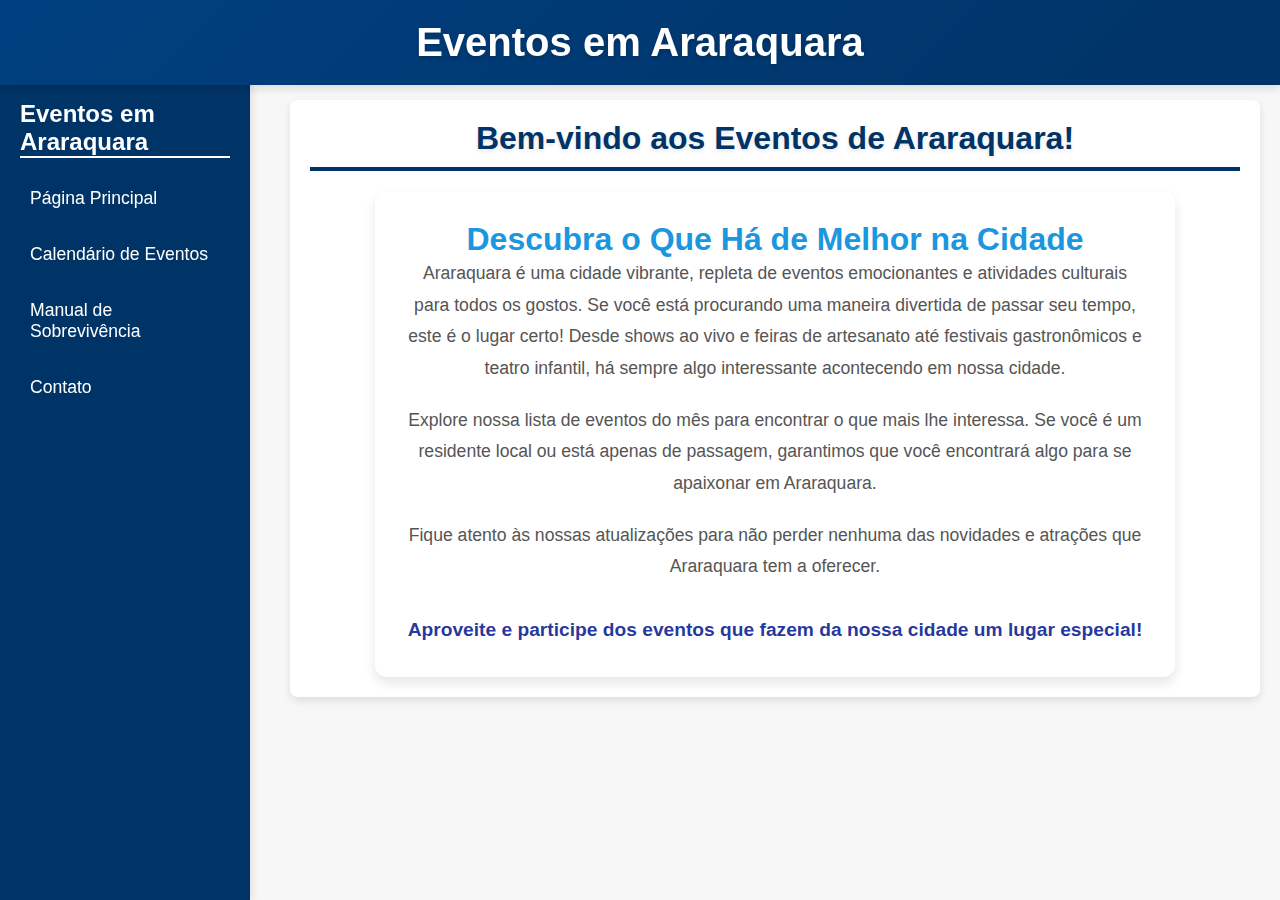
<file: eventos/index.html>
<!DOCTYPE html>
<html lang="pt-BR">
<head>
    <meta charset="UTF-8">
    <meta name="viewport" content="width=device-width, initial-scale=1.0">
    <title>Eventos em Araraquara - Página Principal</title>
    <link rel="stylesheet" href="./css/styles.css">
    <link rel="stylesheet" href="./css/inicio.css">

</head>
    <header>
    
        <h1>Eventos em Araraquara</h1>
    </header>
    <div class="container">
        <aside class="sidebar">
            <h2>Eventos em Araraquara</h2>
            <nav>
                <ul>
                    <li><a href="index.html">Página Principal</a></li>
                    <li><a href="calendario.html">Calendário de Eventos</a></li>
                    <li><a href="categorias.html">Manual de Sobrevivência</a></li>
                    <li><a href="contato.html">Contato</a></li>
                </ul>
            </nav>
        </aside>
        </head>

 <body>
        <main class="main-content">
            <h1 id="TESTE">Bem-vindo aos Eventos de Araraquara!</h1>

    <div class="intro">
        <h2>Descubra o Que Há de Melhor na Cidade</h2>
        <p>Araraquara é uma cidade vibrante, repleta de eventos emocionantes e atividades culturais para todos os gostos. Se você está procurando uma maneira divertida de passar seu tempo, este é o lugar certo! Desde shows ao vivo e feiras de artesanato até festivais gastronômicos e teatro infantil, há sempre algo interessante acontecendo em nossa cidade.</p>
        <p>Explore nossa lista de eventos do mês para encontrar o que mais lhe interessa. Se você é um residente local ou está apenas de passagem, garantimos que você encontrará algo para se apaixonar em Araraquara.</p>
        <p>Fique atento às nossas atualizações para não perder nenhuma das novidades e atrações que Araraquara tem a oferecer.</p>
        <p class="cta">Aproveite e participe dos eventos que fazem da nossa cidade um lugar especial!</p>
    </div>

    <div class="event-list">
        <!-- Eventos serão listados aqui -->
    </div>

</body>
</html>
</file>
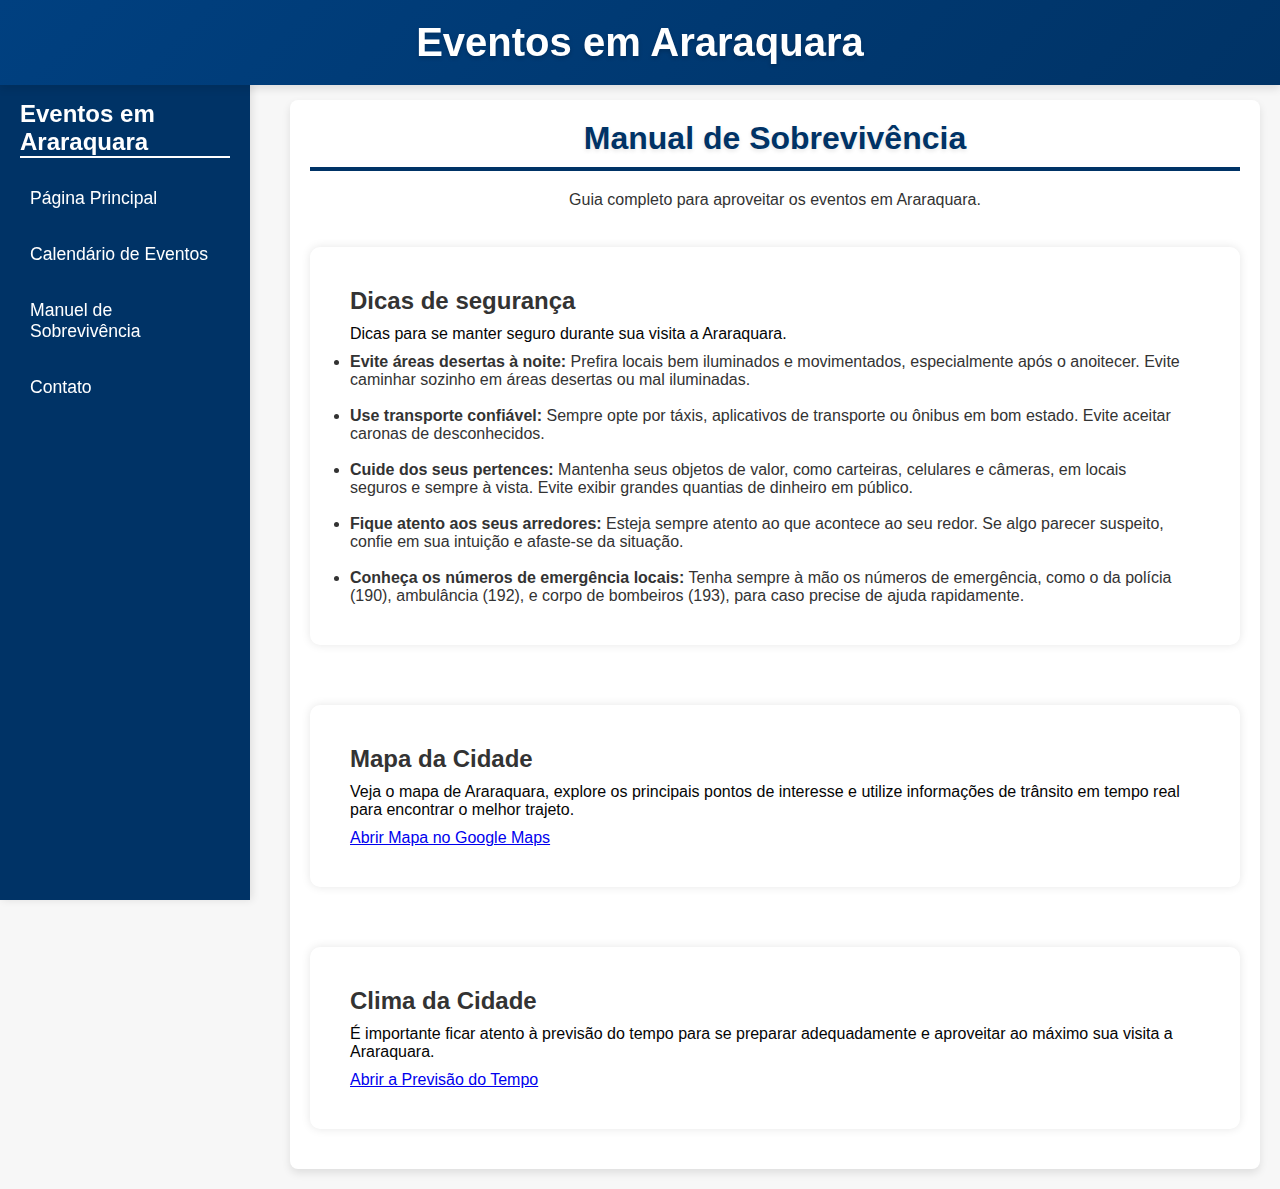
<file: eventos/categorias.html>
<!DOCTYPE html>
<html lang="pt-BR">
<head>
    <meta charset="UTF-8">
    <meta name="viewport" content="width=device-width, initial-scale=1.0">
    <title>Calendário de Eventos - Eventos em Araraquara</title>
    <link rel="stylesheet" href="./css/styles.css">
    <link rel="stylesheet" href="./css/calendario.css">
    <style>
        body {
            font-family: 'Arial', sans-serif;
            margin: 0;
            padding: 20px;
            background-color: #f7f7f7;
            color: #333;
        }
        h1 {
            text-align: center;
            color: #007bff;
            margin-bottom: 40px;
        }

        .main-content {
            padding: 20px;
            width: 75%;
        }

        .event-list {
            display: flex;
            flex-direction: column;
        }

        .event-item {
            display: flex;
            flex-direction: row;
            background-color: white;
            border-radius: 10px;
            box-shadow: 0 0 10px rgba(0, 0, 0, 0.1);
            margin: 20px 0;
            padding: 20px;
            width: 100%;
        }

        .event-content {
            flex: 1;
            margin-right: 20px;
        }

        .event-image-wrapper {
            max-width: 150px;
            margin-top: 15px;
        }

        .event-image {
            width: 100%;
            border-radius: 10px;
        }

    </style>
</head>
<body>
    <header>
        <h1>Eventos em Araraquara</h1>
    </header>
    <div class="container">
        <aside class="sidebar">
            <h2>Eventos em Araraquara</h2>
            <nav>
                <ul>
                    <li><a href="index.html">Página Principal</a></li>
                    <li><a href="calendario.html">Calendário de Eventos</a></li>
                    <li><a href="categorias.html">Manuel de Sobrevivência</a></li>
                    <li><a href="contato.html">Contato</a></li>
                </ul>
            </nav>
        </aside>
        <main class="main-content">
            <h1>Manual de Sobrevivência</h1>
            <p id="TESTE">Guia completo para aproveitar os eventos em Araraquara.</p>
            <br>
            <div class="event-list">
                <div class="event-item">
                    <div class="event-content">
                        <h2>Dicas de segurança</h2>
                        <p>Dicas para se manter seguro durante sua visita a Araraquara.</p>
                        
        <ul>
            <li><strong> Evite áreas desertas à noite:</strong> Prefira locais bem iluminados e movimentados, especialmente após o anoitecer. Evite caminhar sozinho em áreas desertas ou mal iluminadas.</li>
            <br>
            <li><strong> Use transporte confiável:</strong> Sempre opte por táxis, aplicativos de transporte ou ônibus em bom estado. Evite aceitar caronas de desconhecidos.</li>
            <br>
            <li><strong> Cuide dos seus pertences:</strong> Mantenha seus objetos de valor, como carteiras, celulares e câmeras, em locais seguros e sempre à vista. Evite exibir grandes quantias de dinheiro em público.</li>
            <br>
            <li><strong> Fique atento aos seus arredores:</strong> Esteja sempre atento ao que acontece ao seu redor. Se algo parecer suspeito, confie em sua intuição e afaste-se da situação.</li>
            <br>
            <li><strong> Conheça os números de emergência locais:</strong> Tenha sempre à mão os números de emergência, como o da polícia (190), ambulância (192), e corpo de bombeiros (193), para caso precise de ajuda rapidamente.</li>
        </ul>                
                    </div>
                </div>
                <div class="event-item">
                    <div class="event-content">
                        <h2>Mapa da Cidade</h2>
                        <p>Veja o mapa de Araraquara, explore os principais pontos de interesse e utilize informações de trânsito em tempo real para encontrar o melhor trajeto.</p>
            <a href="https://www.google.com/maps/search/?api=1&query=Araraquara" target="_blank" class="map-link">Abrir Mapa no Google Maps</a>
                    </div>
                
                        
                    
                </div>   
        <div class="event-item">
            <div class="event-content">
                <h2>Clima da Cidade</h2>
                <p>É importante ficar atento à previsão do tempo para se preparar adequadamente e aproveitar ao máximo sua visita a Araraquara.</p>
    <a href="https://www.climatempo.com.br/previsao-do-tempo/15-dias/cidade/397/araraquara-sp" target="_blank" class="map-link">Abrir a Previsão do Tempo</a>
            </div>
                
        </main>
    </div>
</body>
</html>
</file>
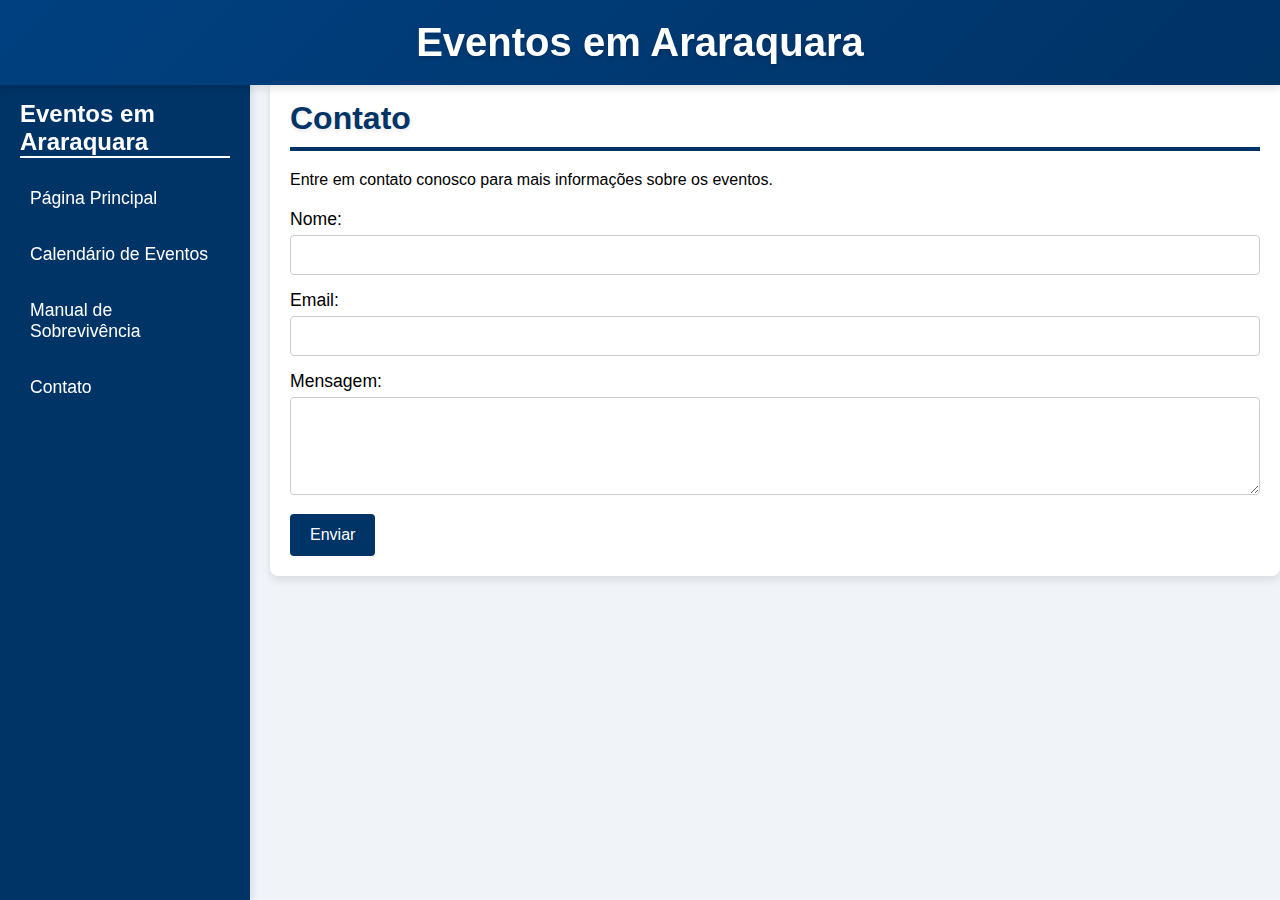
<file: eventos/contato.html>
<!DOCTYPE html>
<html lang="pt-BR">
<head>
    <meta charset="UTF-8">
    <meta name="viewport" content="width=device-width, initial-scale=1.0">
    <title>Contato - Eventos em Araraquara</title>
    <link rel="stylesheet" href="./css/styles.css">

</head>
<body>
    <header>
        <h1>Eventos em Araraquara</h1>
    </header>
    <div class="container">
        <aside class="sidebar">
            <h2>Eventos em Araraquara</h2>
            <nav>
                <ul>
                    <li><a href="index.html">Página Principal</a></li>
                    <li><a href="calendario.html">Calendário de Eventos</a></li>
                    <li><a href="categorias.html">Manual de Sobrevivência</a></li>
                    <li><a href="contato.html">Contato</a></li>
                </ul>
            </nav>
        </aside>
        <main class="main-content">
            <h1>Contato</h1>
            <p>Entre em contato conosco para mais informações sobre os eventos.</p>
            <form action="#" method="post">
                <label for="nome">Nome:</label>
                <input type="text" id="nome" name="nome" required>
                <label for="email">Email:</label>
                <input type="email" id="email" name="email" required>
                <label for="mensagem">Mensagem:</label>
                <textarea id="mensagem" name="mensagem" rows="4" required></textarea>
                <button type="submit">Enviar</button>
            </form>
        </main>
    </div>
</body>
</html>
</file>
<file: eventos/css/inicio.css>
body {
    font-family: 'Arial', sans-serif;
    margin: 0;
    padding: 20px;
    background-color: #f7f7f7;
    color: #333;
}

.intro {
    background-color: #ffffff;
    border-radius: 12px;
    padding: 30px;
    box-shadow: 0 6px 12px rgba(0, 0, 0, 0.1);
    max-width: 800px;
    margin: 0 auto;
    text-align: center;
}

.intro h2 {
    margin-top: 0;
    font-size: 2em;
    color: #1b97df;
}

.intro p {
    margin: 20px 0;
    line-height: 1.8;
    color: #555;
    font-size: 1.1em;
}

.intro p:first-of-type {
    margin-top: 0;
}

.intro p:last-of-type {
    margin-bottom: 0;
}

.intro .cta {
    margin-top: 30px;
    font-size: 1.2em;
    font-weight: bold;
    color: #071c91e5;
}
#TESTE{
    text-align: center;
}
</file>
<file: eventos/css/calendario.css>
body {
    font-family: 'Arial', sans-serif;
    margin: 0;
    padding: 20px;
    background-color: #f7f7f7;
    color: #333;
}
h1 {
    text-align: center;
    color: #007bff;
    margin-bottom: 40px;
}
.event-list {
    display: grid;
    grid-template-columns: repeat(auto-fit, minmax(300px, 1fr));
    gap: 20px;
    max-width: 1200px;
    margin: 0 auto;
}
.event-item {
    background-color: #fff;
    border-radius: 12px;
    box-shadow: 0 4px 8px rgba(0, 0, 0, 0.1);
    overflow: hidden;
    transition: transform 0.3s ease, box-shadow 0.3s ease;
}
.event-item:hover {
    transform: translateY(-10px);
    box-shadow: 0 8px 16px rgba(0, 0, 0, 0.15);
}
.event-image {
    width: 100%;
    height: 200px;
    object-fit: cover;
}
.event-content {
    padding: 20px;
}
.event-item h2 {
    margin: 0 0 10px;
    font-size: 1.5em;
    color: #333;
}
.event-item p {
    margin: 10px 0;
    color: #050505;
}
.price {
    font-size: 1.2em;
    font-weight: bold;
    color: #f00b0b;
}
.event-date {
    display: inline-block;
    background-color: #007bff;
    color: white;
    padding: 5px 10px;
    border-radius: 5px;
    font-size: 0.9em;
    margin-top: 10px;
}

#TESTE{
    text-align: center;
}
</file>
<file: eventos/css/styles.css>
/* Reset básico */
* {
    margin: 0;
    padding: 0;
    box-sizing: border-box;
}

/* Configurações gerais */
body {
    font-family: 'Arial', sans-serif;
    background-color: #f0f4f8;
}

/* Cabeçalho */
header {
    background: linear-gradient(135deg, #004080, #003366);
    color: #ffffff;
    padding: 20px;
    text-align: center;
    box-shadow: 0 4px 8px rgba(0, 0, 0, 0.1);
    position: fixed;
    width: 100%;
    top: 0;
    left: 0;
    z-index: 1000; /* Garante que o cabeçalho esteja acima de outros elementos */
}

header h1 {
    font-size: 2.5rem;
    font-weight: 700;
    color: #ffffff;
    text-shadow: 0 2px 4px rgba(0, 0, 0, 0.2);
    margin: 0;
}

/* Container geral */
.container {
    display: flex;
    margin-top: 80px; /* Espaço para o cabeçalho fixo */
}

/* Sidebar */
.sidebar {
    width: 250px;
    background: #003366;
    color: #ffffff;
    padding: 20px;
    box-shadow: 2px 0 8px rgba(0, 0, 0, 0.1);
    height: calc(100vh - 80px); /* Ajusta a altura para a sidebar não ultrapassar a tela */
    position: fixed;
    top: 80px;
    left: 0;
    transition: width 0.3s ease; /* Transição suave para redimensionamento */
}

.sidebar:hover {
    width: 280px; /* Expande a sidebar ao passar o mouse */
}

.sidebar h2 {
    font-size: 1.5rem;
    margin-bottom: 20px;
    border-bottom: 2px solid #ffffff;
}

.sidebar nav ul {
    list-style: none;
}

.sidebar nav ul li {
    margin: 15px 0;
}

.sidebar nav ul li a {
    color: #ffffff;
    text-decoration: none;
    font-size: 1.1rem;
    display: block;
    padding: 10px;
    border-radius: 4px;
    transition: background-color 0.3s ease, color 0.3s ease;
}

.sidebar nav ul li a:hover {
    background-color: #004080;
    color: #ffffff;
}

/* Conteúdo principal */
.main-content {
    flex: 1;
    margin-left: 270px; /* Espaço para a sidebar */
    padding: 20px;
    background: #ffffff;
    box-shadow: 0 4px 8px rgba(0, 0, 0, 0.1);
    border-radius: 8px;
    transition: margin-left 0.3s ease; /* Transição suave para o ajuste da margem */
}

.main-content h1 {
    font-size: 2rem;
    font-weight: 700;
    color: #003366;
    border-bottom: 4px solid #003366;
    padding-bottom: 10px;
    margin-bottom: 20px;
    text-shadow: 0 2px 4px rgba(0, 0, 0, 0.1);
}

/* Formulários */
form {
    margin-top: 20px;
}

form label {
    display: block;
    margin-bottom: 5px;
    font-size: 1.1rem;
}

form input, form textarea {
    width: 100%;
    padding: 10px;
    margin-bottom: 15px;
    border: 1px solid #ccc;
    border-radius: 4px;
    font-size: 1rem;
    transition: border-color 0.3s ease;
}

form input:focus, form textarea:focus {
    border-color: #003366;
    outline: none;
}

form button {
    background-color: #003366;
    color: #ffffff;
    border: none;
    padding: 12px 20px;
    font-size: 1rem;
    border-radius: 4px;
    cursor: pointer;
    transition: background-color 0.3s ease;
}

form button:hover {
    background-color: #002244;
}
</file>
